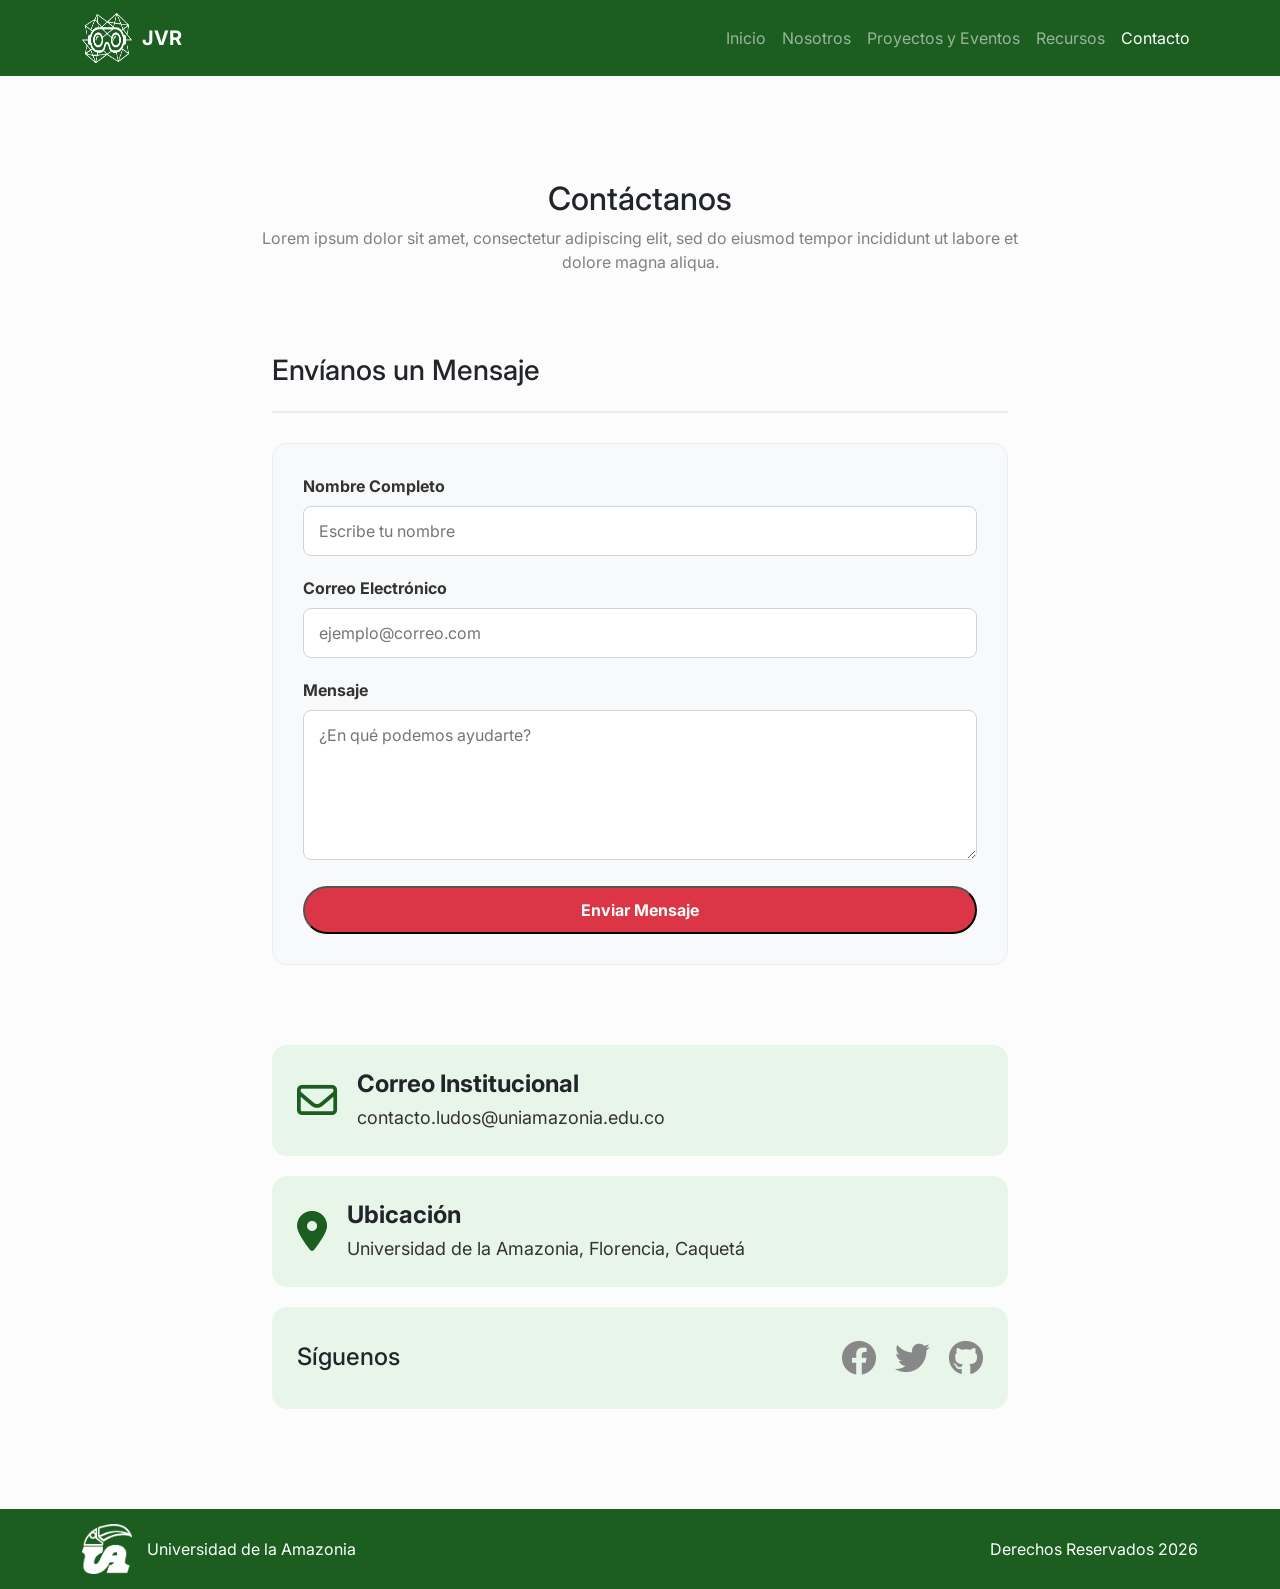
<file: contacto.html>
<!DOCTYPE html>
<html lang="es">
<head>
    <meta charset="UTF-8">
    <meta name="viewport" content="width=device-width, initial-scale=1.0">
    <title>LUDOS | CONTACTO</title>
    <link href="https://fonts.googleapis.com/css2?family=Inter:wght@400;700&display=swap" rel="stylesheet">
    <link href="https://cdn.jsdelivr.net/npm/bootstrap@5.3.0/dist/css/bootstrap.min.css" rel="stylesheet">
    <link rel="stylesheet" href="https://cdnjs.cloudflare.com/ajax/libs/font-awesome/6.0.0/css/all.min.css">
    <link rel="stylesheet" href="./css/style.css">
</head>
<body>

    <header>
        <nav class="navbar navbar-expand-lg navbar-dark nav-ludos fixed-top">
            <div class="container">
                <a class="navbar-brand contenedor-logo" href="index.html">
                    <img src="./assets/img/logo/LOGO_1.png" alt="Logo" width="50" height="50">
                    <span class="texto-logo">JVR</span>
                </a>
                <button class="navbar-toggler" type="button" data-bs-toggle="collapse" data-bs-target="#menuPrincipal" aria-label="Abrir menú de navegación">
                    <span class="navbar-toggler-icon"></span>
                </button>
                <div class="collapse navbar-collapse" id="menuPrincipal">
                    <ul class="navbar-nav menu-derecha">
                        <li class="nav-item"><a class="nav-link" href="index.html">Inicio</a></li>
                        <li class="nav-item"><a class="nav-link" href="nosotros.html">Nosotros</a></li>
                        <li class="nav-item"><a class="nav-link" href="proyectos.html">Proyectos y Eventos</a></li>
                        <li class="nav-item"><a class="nav-link" href="recursos.html">Recursos</a></li>
                        <li class="nav-item"><a class="nav-link active" href="contacto.html">Contacto</a></li>
                    </ul>
                </div>
            </div>
        </nav>
    </header>

    <main class="espaciado-menu">

        <section class="container encabezado-centrado seccion-margen">
            <h2>Contáctanos</h2>
            <p class="texto-descriptivo">Lorem ipsum dolor sit amet, consectetur adipiscing elit, sed do eiusmod tempor incididunt ut labore et dolore magna aliqua.</p>
        </section>

        <section class="container seccion-margen">
            <div class="row fila-centrada"> 
                <div class="col-md-8">
                    <div class="encabezado-seccion">
                        <h3>Envíanos un Mensaje</h3>
                    </div>

                    <div class="caja-formulario">
                        <form id="formularioContacto" onsubmit="validarFormulario(event)">
                            
                            <div class="grupo-campo">
                                <label for="nombre">Nombre Completo</label>
                                <input type="text" id="nombre" class="campo-texto" placeholder="Escribe tu nombre" required>
                            </div>

                            <div class="grupo-campo">
                                <label for="correo">Correo Electrónico</label>
                                <input type="email" id="correo" class="campo-texto" placeholder="ejemplo@correo.com" required>
                            </div>

                            <div class="grupo-campo">
                                <label for="mensaje">Mensaje</label>
                                <textarea id="mensaje" class="campo-texto area-mensaje" placeholder="¿En qué podemos ayudarte?" required></textarea>
                            </div>

                            <div id="mensajeError" class="mensaje-error">Por favor, completa todos los campos correctamente.</div>

                            <button type="submit" class="boton-rojo boton-evento boton-ancho-completo">Enviar Mensaje</button>
                        </form>
                    </div>
                </div>
            </div>
        </section>

        <section class="container seccion-margen">
            <div class="row fila-centrada">
                <div class="col-md-8">
                    
                    <div class="tarjeta-info-contacto">
                        <i class="far fa-envelope icono-contacto"></i>
                        <div class="texto-info-contacto">
                            <h4>Correo Institucional</h4>
                            <p>contacto.ludos@uniamazonia.edu.co</p>
                        </div>
                    </div>

                    <div class="tarjeta-info-contacto">
                        <i class="fas fa-map-marker-alt icono-contacto"></i>
                        <div class="texto-info-contacto">
                            <h4>Ubicación</h4>
                            <p>Universidad de la Amazonia, Florencia, Caquetá</p>
                        </div>
                    </div>

                    <div class="tarjeta-info-contacto tarjeta-redes">
                        <h4 class="titulo-redes">Síguenos</h4>
                        <div class="redes-iconos">
                            <a href="#"><i class="fab fa-facebook"></i></a>
                            <a href="#"><i class="fab fa-twitter"></i></a>
                            <a href="#"><i class="fab fa-github"></i></a>
                        </div>
                    </div>

                </div>
            </div>
        </section>

    </main>
    
    <footer class="footer-verde text-white">
        <div class="container footer-contenido">
            <div class="footer-logo-texto">
                <img src="./assets/img/logo/uniamazonia.png" alt="Logo Uniamazonia" height="50" class="logo-footer">
                <span>Universidad de la Amazonia</span>
            </div>
            <span>Derechos Reservados 2026</span>
        </div>
    </footer>

    <script src="https://cdn.jsdelivr.net/npm/bootstrap@5.3.0/dist/js/bootstrap.bundle.min.js"></script>
    <script src="./js/main.js"></script>
</body>
</html>
</file>
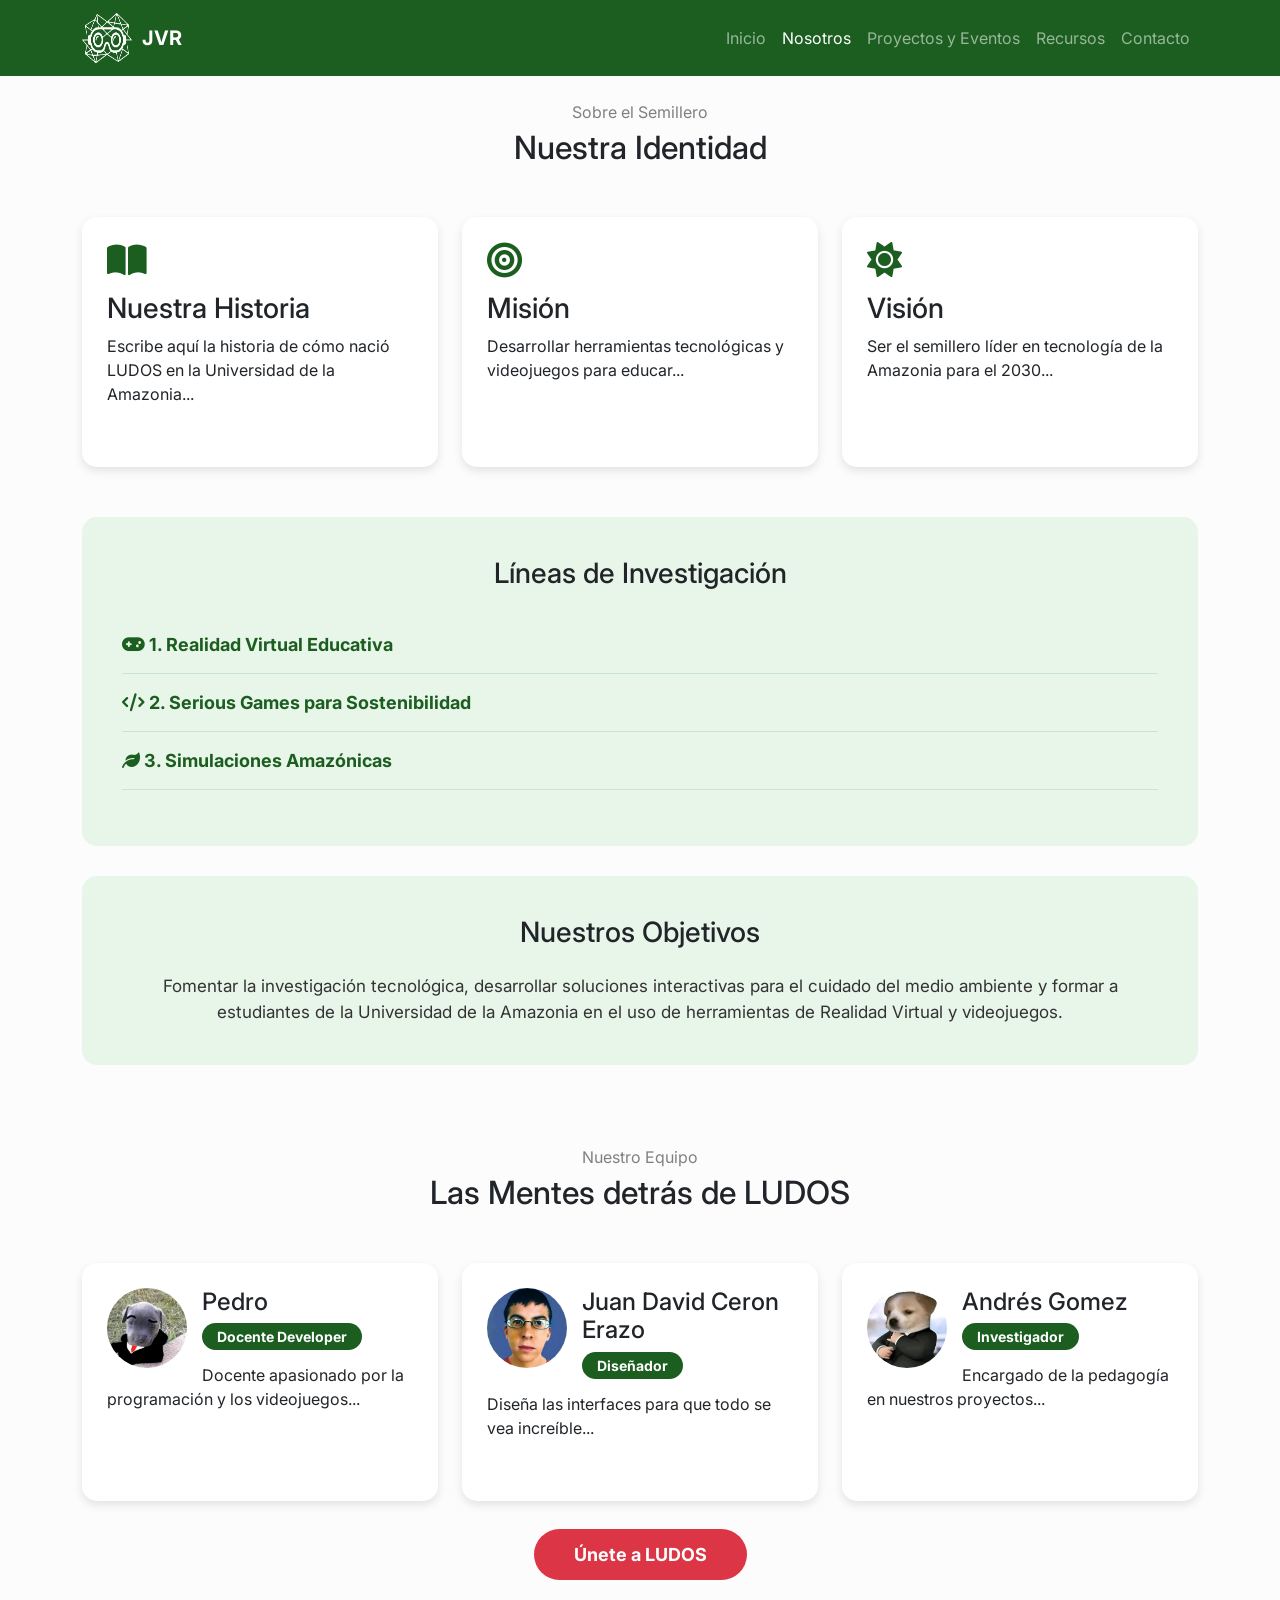
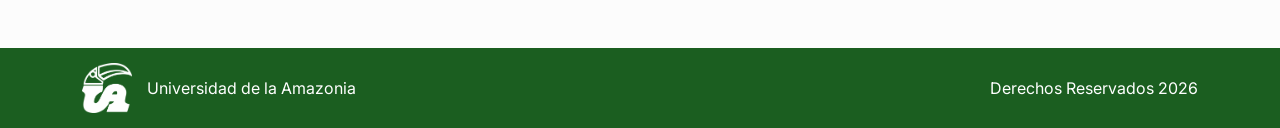
<file: nosotros.html>
<!DOCTYPE html>
<html lang="es">
<head>
    <meta charset="UTF-8">
    <meta name="viewport" content="width=device-width, initial-scale=1.0">
    <title>LUDOS | NOSOTROS</title> 
    <link href="https://fonts.googleapis.com/css2?family=Inter:wght@400;700&display=swap" rel="stylesheet">
    <link href="https://cdn.jsdelivr.net/npm/bootstrap@5.3.0/dist/css/bootstrap.min.css" rel="stylesheet">
    <link rel="stylesheet" href="https://cdnjs.cloudflare.com/ajax/libs/animate.css/4.1.1/animate.min.css"/>
    <link rel="stylesheet" href="https://cdnjs.cloudflare.com/ajax/libs/font-awesome/6.0.0/css/all.min.css">
    <link rel="stylesheet" href="./css/style.css">
</head>
<body>
    
    <header>
        <nav class="navbar navbar-expand-lg navbar-dark nav-ludos fixed-top">
            <div class="container">
                <a class="navbar-brand contenedor-logo" href="index.html">
                    <img src="./assets/img/logo/LOGO_1.png" alt="Logo" width="50" height="50">
                    <span class="texto-logo">JVR</span>
                </a>
                <button class="navbar-toggler" type="button" data-bs-toggle="collapse" data-bs-target="#menuPrincipal" aria-label="Abrir menú de navegación">
                    <span class="navbar-toggler-icon"></span>
                </button>
                <div class="collapse navbar-collapse" id="menuPrincipal">
                    <ul class="navbar-nav menu-derecha">
                        <li class="nav-item"><a class="nav-link" href="index.html">Inicio</a></li>
                        <li class="nav-item"><a class="nav-link active" href="nosotros.html">Nosotros</a></li>
                        <li class="nav-item"><a class="nav-link" href="proyectos.html">Proyectos y Eventos</a></li>
                        <li class="nav-item"><a class="nav-link" href="recursos.html">Recursos</a></li>
                        <li class="nav-item"><a class="nav-link" href="contacto.html">Contacto</a></li>
                    </ul>
                </div>
            </div>
        </nav>
    </header>

    <main class="espaciado-menu"> 
    
        <section class="container">
            <div class="encabezado-centrado">
                <span class="subtitulo-seccion">Sobre el Semillero</span>
                <h2>Nuestra Identidad</h2>
            </div>

            <div class="row">
                <div class="col-md-4">
                    <div class="tarjeta-blanca">
                        <i class="fas fa-book-open icono-verde"></i>
                        <h3>Nuestra Historia</h3>
                        <p>Escribe aquí la historia de cómo nació LUDOS en la Universidad de la Amazonia...</p>
                    </div>
                </div>

                <div class="col-md-4">
                    <div class="tarjeta-blanca">
                        <i class="fas fa-bullseye icono-verde"></i>
                        <h3>Misión</h3>
                        <p>Desarrollar herramientas tecnológicas y videojuegos para educar...</p>
                    </div>
                </div>

                <div class="col-md-4">
                    <div class="tarjeta-blanca">
                        <i class="fas fa-sun icono-verde"></i>
                        <h3>Visión</h3>
                        <p>Ser el semillero líder en tecnología de la Amazonia para el 2030...</p>
                    </div>
                </div>
            </div>

            <div class="caja-verde">
                <h3 class="titulo-caja-verde">Líneas de Investigación</h3>
                <ul class="lista-investigacion">
                    <li><i class="fas fa-gamepad"></i> 1. Realidad Virtual Educativa</li>
                    <li><i class="fas fa-code"></i> 2. Serious Games para Sostenibilidad</li>
                    <li><i class="fas fa-leaf"></i> 3. Simulaciones Amazónicas</li>
                </ul>
            </div>

            <div class="caja-verde caja-objetivos">
                <h3 class="titulo-caja-verde">Nuestros Objetivos</h3>
                <p class="texto-objetivos">
                    Fomentar la investigación tecnológica, desarrollar soluciones interactivas para el cuidado del medio ambiente y formar a estudiantes de la Universidad de la Amazonia en el uso de herramientas de Realidad Virtual y videojuegos.
                </p>
            </div>
        </section>

        <section class="container seccion-margen">
            
            <div class="encabezado-centrado">
                <span class="subtitulo-seccion">Nuestro Equipo</span>
                <h2>Las Mentes detrás de LUDOS</h2>
            </div>

            <div class="row">
                <div class="col-md-4">
                    <div class="tarjeta-blanca tarjeta-animada">
                        <img src="./assets/img/team/pedro.png" alt="Pedro" class="foto-perfil">
                        <h4>Pedro</h4>
                        <span class="etiqueta-cargo">Docente Developer</span>
                        <p class="descripcion-perfil">Docente apasionado por la programación y los videojuegos...</p>
                    </div>
                </div>

                <div class="col-md-4">
                    <div class="tarjeta-blanca tarjeta-animada">
                        <img src="./assets/img/team/juan.png" alt="Juan" class="foto-perfil">
                        <h4>Juan David Ceron Erazo</h4>
                        <span class="etiqueta-cargo">Diseñador</span>
                        <p class="descripcion-perfil">Diseña las interfaces para que todo se vea increíble...</p>
                    </div>
                </div>

                <div class="col-md-4">
                    <div class="tarjeta-blanca tarjeta-animada">
                        <img src="./assets/img/team/andres.png" alt="Andrés" class="foto-perfil">
                        <h4>Andrés Gomez</h4>
                        <span class="etiqueta-cargo">Investigador</span>
                        <p class="descripcion-perfil">Encargado de la pedagogía en nuestros proyectos...</p>
                    </div>
                </div>
            </div>

            <div class="contenedor-boton-centro">
                <a href="contacto.html" class="boton-rojo">Únete a LUDOS</a>
            </div>

        </section>
    </main>

    <footer class="footer-verde text-white">
        <div class="container footer-contenido">
            <div class="footer-logo-texto">
                <img src="./assets/img/logo/uniamazonia.png" alt="Logo Uniamazonia" height="50" class="logo-footer">
                <span>Universidad de la Amazonia</span>
            </div>
            <span>Derechos Reservados 2026</span>
        </div>
    </footer>

    <script src="https://cdn.jsdelivr.net/npm/bootstrap@5.3.0/dist/js/bootstrap.bundle.min.js"></script>
    <script src="./js/main.js"></script>
</body>
</html>
</file>
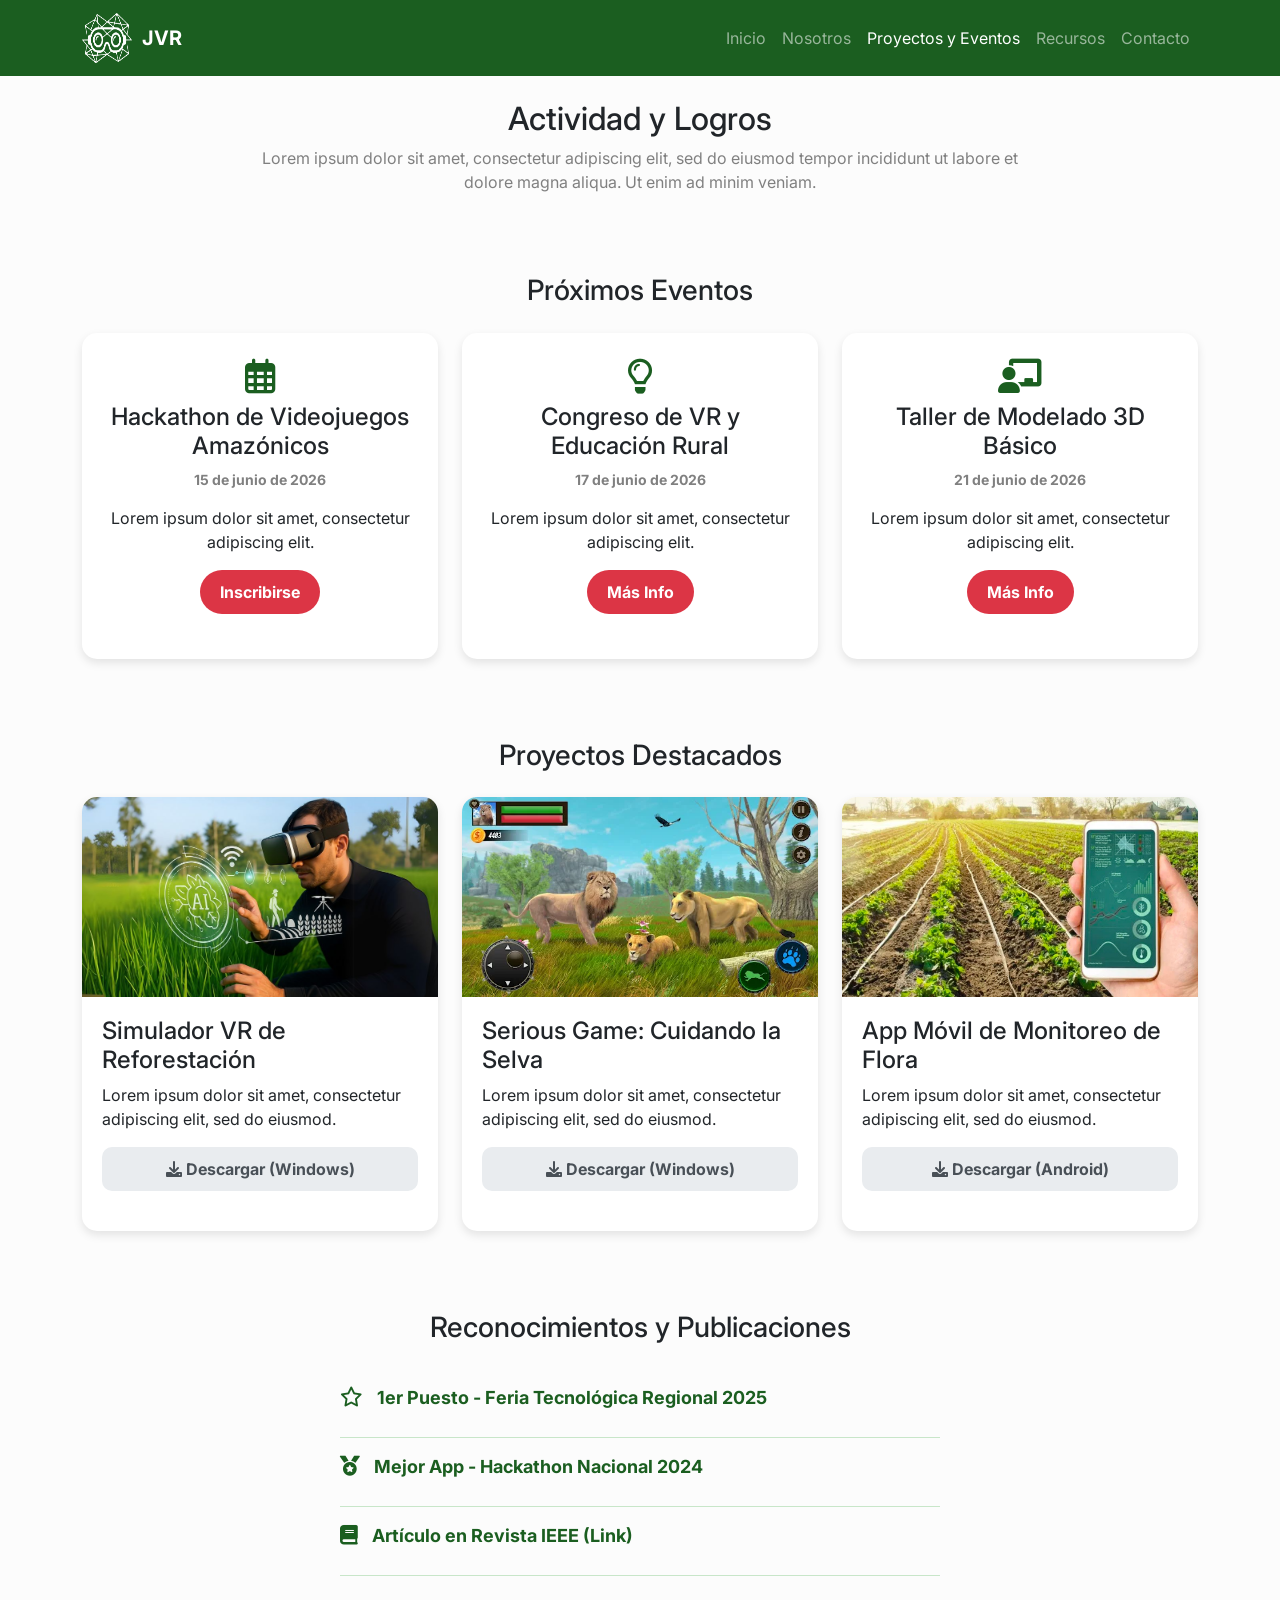
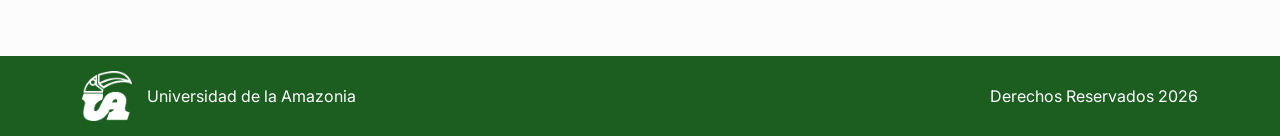
<file: proyectos.html>
<!DOCTYPE html>
<html lang="es">
<head>
    <meta charset="UTF-8">
    <meta name="viewport" content="width=device-width, initial-scale=1.0">
    <title>LUDOS | PROYECTOS Y EVENTOS</title>
    <link href="https://fonts.googleapis.com/css2?family=Inter:wght@400;700&display=swap" rel="stylesheet">
    <link href="https://cdn.jsdelivr.net/npm/bootstrap@5.3.0/dist/css/bootstrap.min.css" rel="stylesheet">
    <link rel="stylesheet" href="https://cdnjs.cloudflare.com/ajax/libs/animate.css/4.1.1/animate.min.css"/>
    <link rel="stylesheet" href="https://cdnjs.cloudflare.com/ajax/libs/font-awesome/6.0.0/css/all.min.css">
    <link rel="stylesheet" href="./css/style.css">
</head>
<body>
    
    <header>
        <nav class="navbar navbar-expand-lg navbar-dark nav-ludos fixed-top">
            <div class="container">
                <a class="navbar-brand contenedor-logo" href="index.html">
                    <img src="./assets/img/logo/LOGO_1.png" alt="Logo" width="50" height="50">
                    <span class="texto-logo">JVR</span>
                </a>
                <button class="navbar-toggler" type="button" data-bs-toggle="collapse" data-bs-target="#menuPrincipal" aria-label="Abrir menú de navegación">
                    <span class="navbar-toggler-icon"></span>
                </button>
                <div class="collapse navbar-collapse" id="menuPrincipal">
                    <ul class="navbar-nav menu-derecha">
                        <li class="nav-item"><a class="nav-link" href="index.html">Inicio</a></li>
                        <li class="nav-item"><a class="nav-link" href="nosotros.html">Nosotros</a></li>
                        <li class="nav-item"><a class="nav-link active" href="proyectos.html">Proyectos y Eventos</a></li>
                        <li class="nav-item"><a class="nav-link" href="recursos.html">Recursos</a></li>
                        <li class="nav-item"><a class="nav-link" href="contacto.html">Contacto</a></li>
                    </ul>
                </div>
            </div>
        </nav>
    </header>

    <main class="espaciado-menu">
        
        <section class="container encabezado-centrado">
            <h2>Actividad y Logros</h2>
            <p class="texto-descriptivo">Lorem ipsum dolor sit amet, consectetur adipiscing elit, sed do eiusmod tempor incididunt ut labore et dolore magna aliqua. Ut enim ad minim veniam.</p>
        </section>

        <section class="container seccion-margen">
            <h3 class="titulo-seccion">Próximos Eventos</h3>
            <div class="row">
                <div class="col-md-4">
                    <div class="tarjeta-blanca tarjeta-centrada">
                        <i class="far fa-calendar-alt icono-verde icono-margen-inferior"></i>
                        <h4>Hackathon de Videojuegos Amazónicos</h4>
                        <p class="fecha-evento">15 de junio de 2026</p>
                        <p>Lorem ipsum dolor sit amet, consectetur adipiscing elit.</p>
                        <a href="#" class="boton-rojo boton-evento">Inscribirse</a>
                    </div>
                </div>
                <div class="col-md-4">
                    <div class="tarjeta-blanca tarjeta-centrada">
                        <i class="far fa-lightbulb icono-verde icono-margen-inferior"></i>
                        <h4>Congreso de VR y Educación Rural</h4>
                        <p class="fecha-evento">17 de junio de 2026</p>
                        <p>Lorem ipsum dolor sit amet, consectetur adipiscing elit.</p>
                        <a href="#" class="boton-rojo boton-evento">Más Info</a>
                    </div>
                </div>
                <div class="col-md-4">
                    <div class="tarjeta-blanca tarjeta-centrada">
                        <i class="fas fa-chalkboard-teacher icono-verde icono-margen-inferior"></i>
                        <h4>Taller de Modelado 3D Básico</h4>
                        <p class="fecha-evento">21 de junio de 2026</p>
                        <p>Lorem ipsum dolor sit amet, consectetur adipiscing elit.</p>
                        <a href="#" class="boton-rojo boton-evento">Más Info</a>
                    </div>
                </div>
            </div>
        </section>

        <section class="container seccion-margen">
            <h3 class="titulo-seccion">Proyectos Destacados</h3>
            <div class="row">
                <div class="col-md-4">
                    <div class="tarjeta-proyecto">
                        <img src="./assets/img/proyectos/proyec1.jpg" alt="Simulador VR" class="imagen-proyecto">
                        <div class="contenido-proyecto">
                            <h4>Simulador VR de Reforestación</h4>
                            <p>Lorem ipsum dolor sit amet, consectetur adipiscing elit, sed do eiusmod.</p>
                            <a href="#" class="boton-gris"><i class="fas fa-download"></i> Descargar (Windows)</a>
                        </div>
                    </div>
                </div>
                <div class="col-md-4">
                    <div class="tarjeta-proyecto">
                        <img src="./assets/img/proyectos/proyec2.jpg" alt="Serious Game" class="imagen-proyecto">
                        <div class="contenido-proyecto">
                            <h4>Serious Game: Cuidando la Selva</h4>
                            <p>Lorem ipsum dolor sit amet, consectetur adipiscing elit, sed do eiusmod.</p>
                            <a href="#" class="boton-gris"><i class="fas fa-download"></i> Descargar (Windows)</a>
                        </div>
                    </div>
                </div>
                <div class="col-md-4">
                    <div class="tarjeta-proyecto">
                        <img src="./assets/img/proyectos/proyec3.png" alt="App Flora" class="imagen-proyecto">
                        <div class="contenido-proyecto">
                            <h4>App Móvil de Monitoreo de Flora</h4>
                            <p>Lorem ipsum dolor sit amet, consectetur adipiscing elit, sed do eiusmod.</p>
                            <a href="#" class="boton-gris"><i class="fas fa-download"></i> Descargar (Android)</a>
                        </div>
                    </div>
                </div>
            </div>
        </section>

        <section class="container seccion-margen seccion-reconocimientos">
            <h3 class="titulo-seccion">Reconocimientos y Publicaciones</h3>
            <ul class="lista-investigacion contenedor-reconocimientos">
                 <li><i class="far fa-star icono-verde icono-reconocimiento"></i> 1er Puesto - Feria Tecnológica Regional 2025</li>
                 <li><i class="fas fa-medal icono-verde icono-reconocimiento"></i> Mejor App - Hackathon Nacional 2024</li>
                 <li><i class="fas fa-book icono-verde icono-reconocimiento"></i> Artículo en Revista IEEE <a href="#" class="enlace-verde">(Link)</a></li>
            </ul>
        </section>
    </main>

    <footer class="footer-verde text-white">
        <div class="container footer-contenido">
            <div class="footer-logo-texto">
                <img src="./assets/img/logo/uniamazonia.png" alt="Logo Uniamazonia" height="50" class="logo-footer">
                <span>Universidad de la Amazonia</span>
            </div>
            <span>Derechos Reservados 2026</span>
        </div>
    </footer>

    <script src="https://cdn.jsdelivr.net/npm/bootstrap@5.3.0/dist/js/bootstrap.bundle.min.js"></script>
    <script src="./js/main.js"></script>
</body>
</html>
</file>
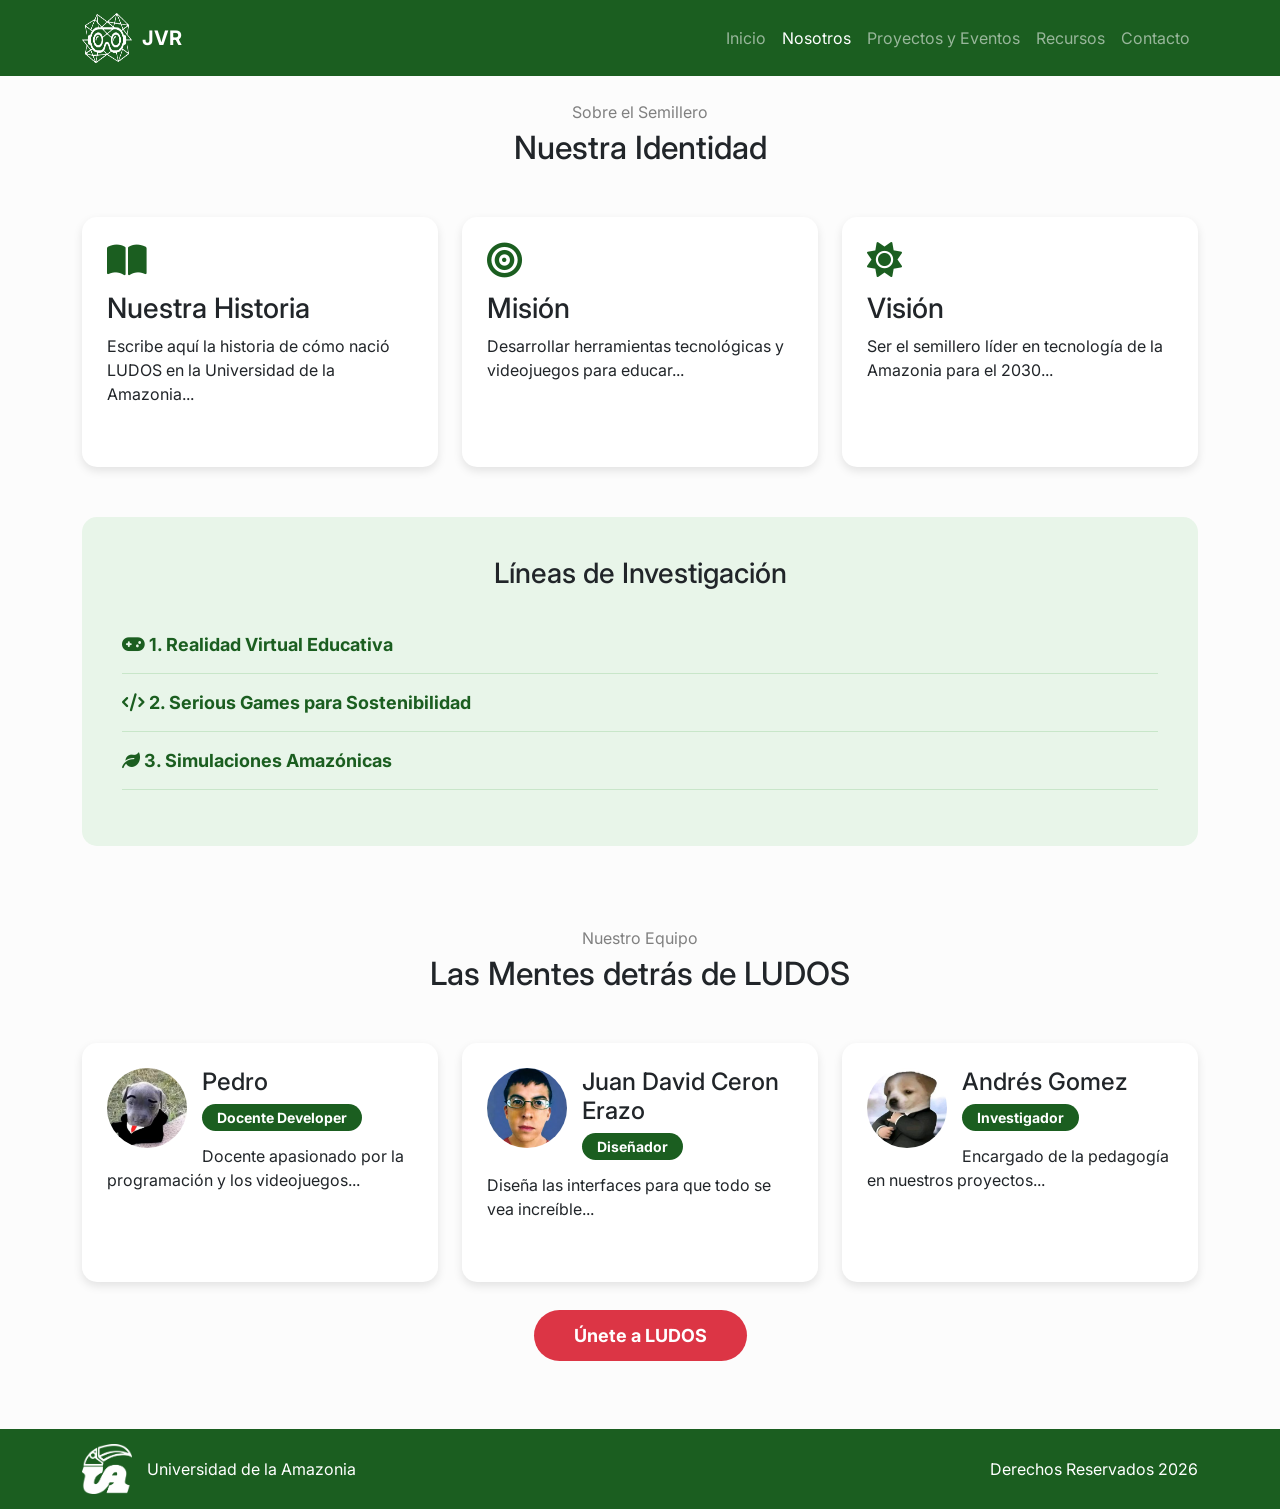
<file: Semillero-ludos/nosotros.html>
<!DOCTYPE html>
<html lang="es">
<head>
    <meta charset="UTF-8">
    <meta name="viewport" content="width=device-width, initial-scale=1.0">
    <title>LUDOS | NOSOTROS</title> 
    <link href="https://fonts.googleapis.com/css2?family=Inter:wght@400;700&display=swap" rel="stylesheet">
    <link href="https://cdn.jsdelivr.net/npm/bootstrap@5.3.0/dist/css/bootstrap.min.css" rel="stylesheet">
    <link rel="stylesheet" href="https://cdnjs.cloudflare.com/ajax/libs/font-awesome/6.0.0/css/all.min.css">
    <link rel="stylesheet" href="./css/style.css">
</head>
<body>
    
    <header>
        <nav class="navbar navbar-expand-lg navbar-dark nav-ludos fixed-top">
            <div class="container">
                <a class="navbar-brand contenedor-logo" href="index.html">
                    <img src="./assets/img/logo/LOGO_1.png" alt="Logo" width="50" height="50">
                    <span class="texto-logo">JVR</span>
                </a>
                <button class="navbar-toggler" type="button" data-bs-toggle="collapse" data-bs-target="#menuPrincipal" aria-label="Abrir menú de navegación">
                    <span class="navbar-toggler-icon"></span>
                </button>
                <div class="collapse navbar-collapse" id="menuPrincipal">
                    <ul class="navbar-nav menu-derecha">
                        <li class="nav-item"><a class="nav-link" href="index.html">Inicio</a></li>
                        <li class="nav-item"><a class="nav-link active" href="nosotros.html">Nosotros</a></li>
                        <li class="nav-item"><a class="nav-link" href="proyectos.html">Proyectos y Eventos</a></li>
                        <li class="nav-item"><a class="nav-link" href="recursos.html">Recursos</a></li>
                        <li class="nav-item"><a class="nav-link" href="contacto.html">Contacto</a></li>
                    </ul>
                </div>
            </div>
        </nav>
    </header>

    <main class="espaciado-menu"> 
    
        <section class="container">
            <div class="encabezado-centrado">
                <span class="subtitulo-seccion">Sobre el Semillero</span>
                <h2>Nuestra Identidad</h2>
            </div>

            <div class="row">
                <div class="col-md-4">
                    <div class="tarjeta-blanca">
                        <i class="fas fa-book-open icono-verde"></i>
                        <h3>Nuestra Historia</h3>
                        <p>Escribe aquí la historia de cómo nació LUDOS en la Universidad de la Amazonia...</p>
                    </div>
                </div>

                <div class="col-md-4">
                    <div class="tarjeta-blanca">
                        <i class="fas fa-bullseye icono-verde"></i>
                        <h3>Misión</h3>
                        <p>Desarrollar herramientas tecnológicas y videojuegos para educar...</p>
                    </div>
                </div>

                <div class="col-md-4">
                    <div class="tarjeta-blanca">
                        <i class="fas fa-sun icono-verde"></i>
                        <h3>Visión</h3>
                        <p>Ser el semillero líder en tecnología de la Amazonia para el 2030...</p>
                    </div>
                </div>
            </div>

            <div class="caja-verde">
                <h3 class="titulo-caja-verde">Líneas de Investigación</h3>
                <ul class="lista-investigacion">
                    <li><i class="fas fa-gamepad"></i> 1. Realidad Virtual Educativa</li>
                    <li><i class="fas fa-code"></i> 2. Serious Games para Sostenibilidad</li>
                    <li><i class="fas fa-leaf"></i> 3. Simulaciones Amazónicas</li>
                </ul>
            </div>
        </section>

        <section class="container seccion-margen">
            
            <div class="encabezado-centrado">
                <span class="subtitulo-seccion">Nuestro Equipo</span>
                <h2>Las Mentes detrás de LUDOS</h2>
            </div>

            <div class="row">
                <div class="col-md-4">
                    <div class="tarjeta-blanca">
                        <img src="./assets/img/team/pedro.png" alt="Pedro" class="foto-perfil">
                        <h4>Pedro</h4>
                        <span class="etiqueta-cargo">Docente Developer</span>
                        <p class="descripcion-perfil">Docente apasionado por la programación y los videojuegos...</p>
                    </div>
                </div>

                <div class="col-md-4">
                    <div class="tarjeta-blanca">
                        <img src="./assets/img/team/juan.png" alt="Juan" class="foto-perfil">
                        <h4>Juan David Ceron Erazo</h4>
                        <span class="etiqueta-cargo">Diseñador</span>
                        <p class="descripcion-perfil">Diseña las interfaces para que todo se vea increíble...</p>
                    </div>
                </div>

                <div class="col-md-4">
                    <div class="tarjeta-blanca">
                        <img src="./assets/img/team/andres.png" alt="Andrés" class="foto-perfil">
                        <h4>Andrés Gomez</h4>
                        <span class="etiqueta-cargo">Investigador</span>
                        <p class="descripcion-perfil">Encargado de la pedagogía en nuestros proyectos...</p>
                    </div>
                </div>
            </div>

            <div class="contenedor-boton-centro">
                <a href="contacto.html" class="boton-rojo">Únete a LUDOS</a>
            </div>

        </section>
    </main>

    <footer class="footer-verde text-white">
        <div class="container footer-contenido">
            <div class="footer-logo-texto">
                <img src="./assets/img/logo/uniamazonia.png" alt="Logo Uniamazonia" height="50" class="logo-footer">
                <span>Universidad de la Amazonia</span>
            </div>
            <span>Derechos Reservados 2026</span>
        </div>
    </footer>

    <script src="https://cdn.jsdelivr.net/npm/bootstrap@5.3.0/dist/js/bootstrap.bundle.min.js"></script>
    <script src="./js/main.js"></script>
</body>
</html>
</file>
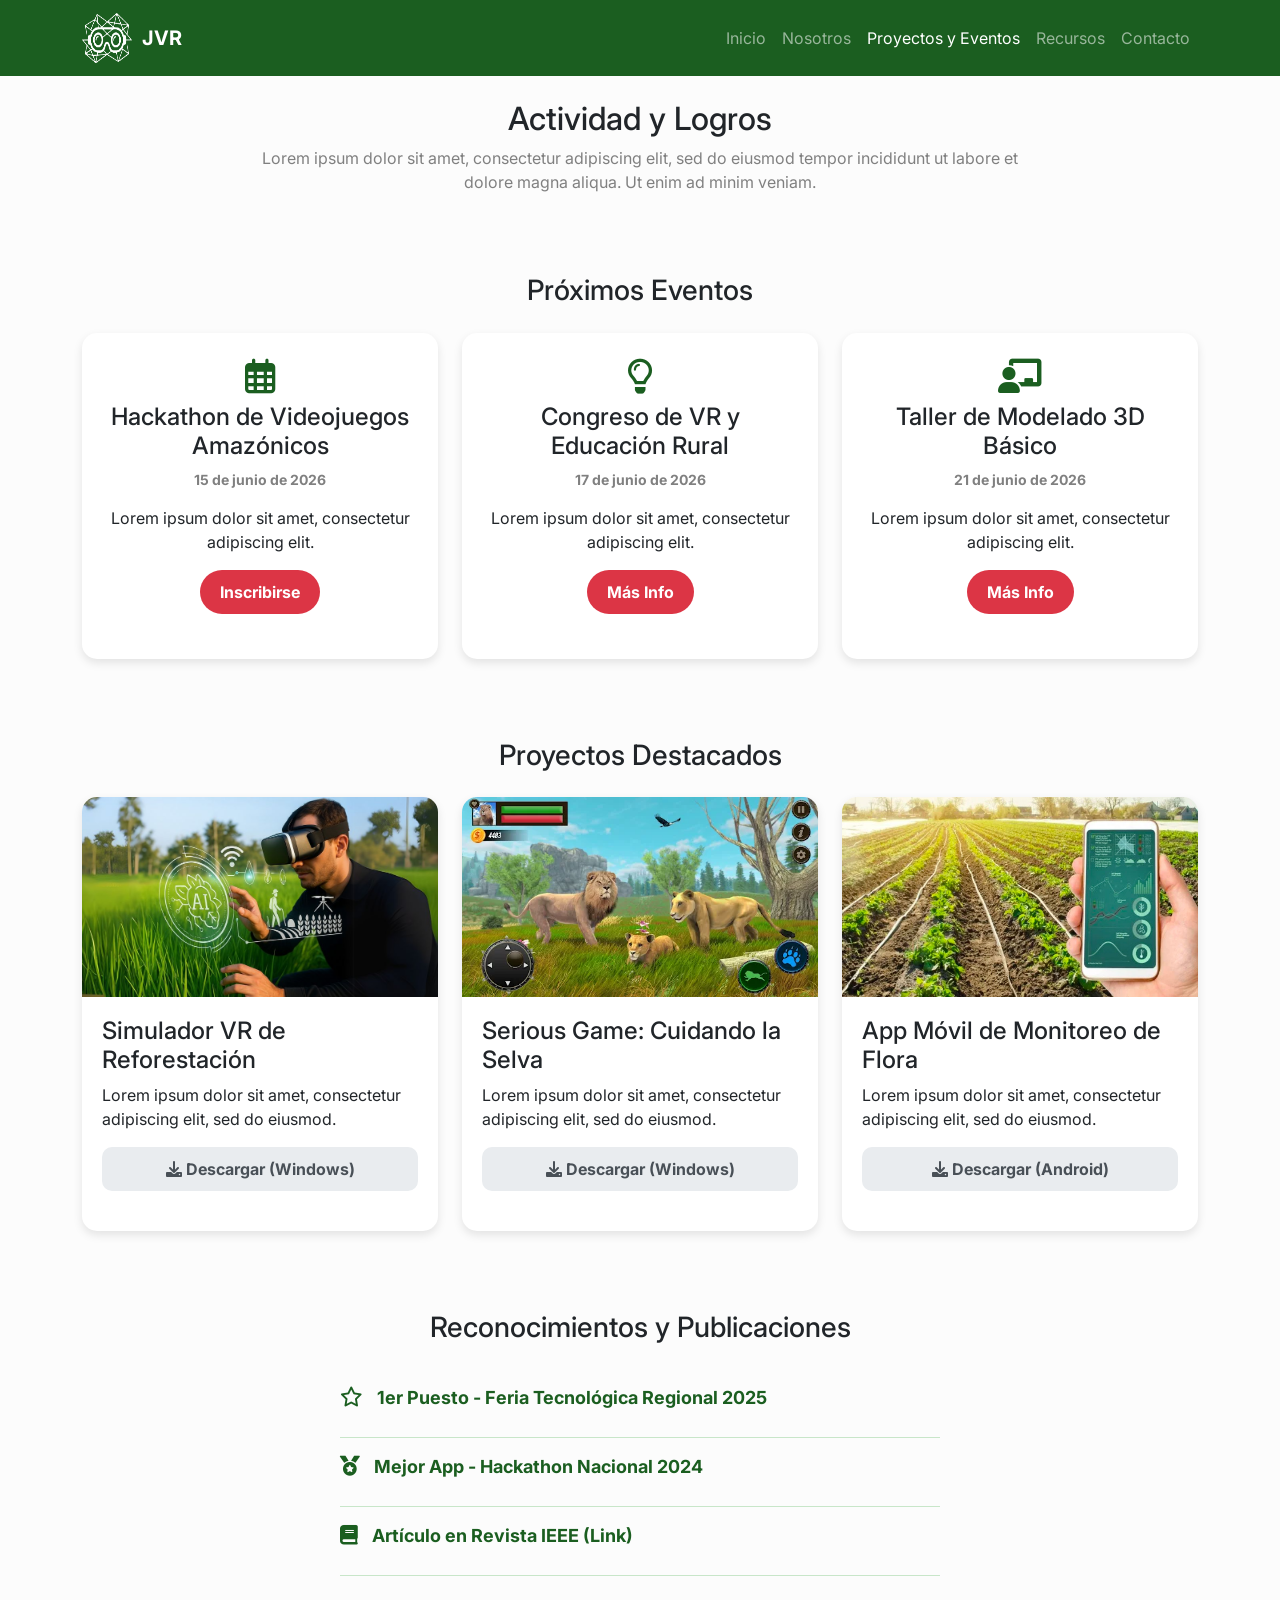
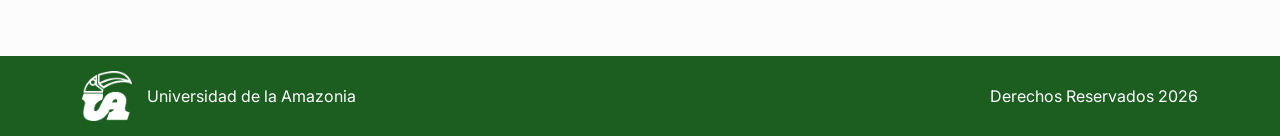
<file: Semillero-ludos/proyectos.html>
<!DOCTYPE html>
<html lang="es">
<head>
    <meta charset="UTF-8">
    <meta name="viewport" content="width=device-width, initial-scale=1.0">
    <title>LUDOS | PROYECTOS Y EVENTOS</title>
    <link href="https://fonts.googleapis.com/css2?family=Inter:wght@400;700&display=swap" rel="stylesheet">
    <link href="https://cdn.jsdelivr.net/npm/bootstrap@5.3.0/dist/css/bootstrap.min.css" rel="stylesheet">
    <link rel="stylesheet" href="https://cdnjs.cloudflare.com/ajax/libs/font-awesome/6.0.0/css/all.min.css">
    <link rel="stylesheet" href="./css/style.css">
</head>
<body>
    
    <header>
        <nav class="navbar navbar-expand-lg navbar-dark nav-ludos fixed-top">
            <div class="container">
                <a class="navbar-brand contenedor-logo" href="index.html">
                    <img src="./assets/img/logo/LOGO_1.png" alt="Logo" width="50" height="50">
                    <span class="texto-logo">JVR</span>
                </a>
                <button class="navbar-toggler" type="button" data-bs-toggle="collapse" data-bs-target="#menuPrincipal" aria-label="Abrir menú de navegación">
                    <span class="navbar-toggler-icon"></span>
                </button>
                <div class="collapse navbar-collapse" id="menuPrincipal">
                    <ul class="navbar-nav menu-derecha">
                        <li class="nav-item"><a class="nav-link" href="index.html">Inicio</a></li>
                        <li class="nav-item"><a class="nav-link" href="nosotros.html">Nosotros</a></li>
                        <li class="nav-item"><a class="nav-link active" href="proyectos.html">Proyectos y Eventos</a></li>
                        <li class="nav-item"><a class="nav-link" href="recursos.html">Recursos</a></li>
                        <li class="nav-item"><a class="nav-link" href="contacto.html">Contacto</a></li>
                    </ul>
                </div>
            </div>
        </nav>
    </header>

    <main class="espaciado-menu">
        
        <section class="container encabezado-centrado">
            <h2>Actividad y Logros</h2>
            <p class="texto-descriptivo">Lorem ipsum dolor sit amet, consectetur adipiscing elit, sed do eiusmod tempor incididunt ut labore et dolore magna aliqua. Ut enim ad minim veniam.</p>
        </section>

        <section class="container seccion-margen">
            <h3 class="titulo-seccion">Próximos Eventos</h3>
            <div class="row">
                <div class="col-md-4">
                    <div class="tarjeta-blanca tarjeta-centrada">
                        <i class="far fa-calendar-alt icono-verde icono-margen-inferior"></i>
                        <h4>Hackathon de Videojuegos Amazónicos</h4>
                        <p class="fecha-evento">15 de junio de 2026</p>
                        <p>Lorem ipsum dolor sit amet, consectetur adipiscing elit.</p>
                        <a href="#" class="boton-rojo boton-evento">Inscribirse</a>
                    </div>
                </div>
                <div class="col-md-4">
                    <div class="tarjeta-blanca tarjeta-centrada">
                        <i class="far fa-lightbulb icono-verde icono-margen-inferior"></i>
                        <h4>Congreso de VR y Educación Rural</h4>
                        <p class="fecha-evento">17 de junio de 2026</p>
                        <p>Lorem ipsum dolor sit amet, consectetur adipiscing elit.</p>
                        <a href="#" class="boton-rojo boton-evento">Más Info</a>
                    </div>
                </div>
                <div class="col-md-4">
                    <div class="tarjeta-blanca tarjeta-centrada">
                        <i class="fas fa-chalkboard-teacher icono-verde icono-margen-inferior"></i>
                        <h4>Taller de Modelado 3D Básico</h4>
                        <p class="fecha-evento">21 de junio de 2026</p>
                        <p>Lorem ipsum dolor sit amet, consectetur adipiscing elit.</p>
                        <a href="#" class="boton-rojo boton-evento">Más Info</a>
                    </div>
                </div>
            </div>
        </section>

        <section class="container seccion-margen">
            <h3 class="titulo-seccion">Proyectos Destacados</h3>
            <div class="row">
                <div class="col-md-4">
                    <div class="tarjeta-proyecto">
                        <img src="./assets/img/proyectos/proyec1.jpg" alt="Simulador VR" class="imagen-proyecto">
                        <div class="contenido-proyecto">
                            <h4>Simulador VR de Reforestación</h4>
                            <p>Lorem ipsum dolor sit amet, consectetur adipiscing elit, sed do eiusmod.</p>
                            <a href="#" class="boton-gris"><i class="fas fa-download"></i> Descargar (Windows)</a>
                        </div>
                    </div>
                </div>
                <div class="col-md-4">
                    <div class="tarjeta-proyecto">
                        <img src="./assets/img/proyectos/proyec2.jpg" alt="Serious Game" class="imagen-proyecto">
                        <div class="contenido-proyecto">
                            <h4>Serious Game: Cuidando la Selva</h4>
                            <p>Lorem ipsum dolor sit amet, consectetur adipiscing elit, sed do eiusmod.</p>
                            <a href="#" class="boton-gris"><i class="fas fa-download"></i> Descargar (Windows)</a>
                        </div>
                    </div>
                </div>
                <div class="col-md-4">
                    <div class="tarjeta-proyecto">
                        <img src="./assets/img/proyectos/proyec3.png" alt="App Flora" class="imagen-proyecto">
                        <div class="contenido-proyecto">
                            <h4>App Móvil de Monitoreo de Flora</h4>
                            <p>Lorem ipsum dolor sit amet, consectetur adipiscing elit, sed do eiusmod.</p>
                            <a href="#" class="boton-gris"><i class="fas fa-download"></i> Descargar (Android)</a>
                        </div>
                    </div>
                </div>
            </div>
        </section>

        <section class="container seccion-margen seccion-reconocimientos">
            <h3 class="titulo-seccion">Reconocimientos y Publicaciones</h3>
            <ul class="lista-investigacion contenedor-reconocimientos">
                 <li><i class="far fa-star icono-verde icono-reconocimiento"></i> 1er Puesto - Feria Tecnológica Regional 2025</li>
                 <li><i class="fas fa-medal icono-verde icono-reconocimiento"></i> Mejor App - Hackathon Nacional 2024</li>
                 <li><i class="fas fa-book icono-verde icono-reconocimiento"></i> Artículo en Revista IEEE <a href="#" class="enlace-verde">(Link)</a></li>
            </ul>
        </section>
    </main>

    <footer class="footer-verde text-white">
        <div class="container footer-contenido">
            <div class="footer-logo-texto">
                <img src="./assets/img/logo/uniamazonia.png" alt="Logo Uniamazonia" height="50" class="logo-footer">
                <span>Universidad de la Amazonia</span>
            </div>
            <span>Derechos Reservados 2026</span>
        </div>
    </footer>

    <script src="https://cdn.jsdelivr.net/npm/bootstrap@5.3.0/dist/js/bootstrap.bundle.min.js"></script>
    <script src="./js/main.js"></script>
</body>
</html>
</file>
<file: css/style.css>
/*ESTILOS GLOBALES*/
body {
    font-family: 'Inter', sans-serif;
    background-color: #fcfcfc; 
}

.nav-ludos {
    background-color: #1b5e20; 
}

/*ESTILOS DE LA BARRA DE NAVEGACIÓN Y FOOTER*/

.contenedor-logo {
    display: flex;
    align-items: center;
}

.texto-logo {
    font-weight: bold;
    margin-left: 10px;
}

.menu-derecha {
    margin-left: auto; 
}

/* ESTILOS PÁGINA INICIO */
/*fondo*/
.seccion-hero {
    display: flex; 
    align-items: center;
    background-image: linear-gradient(to right, rgba(0,0,0,0.2), rgba(0,0,0,0.7)), url('../assets/img/hero/fondo.png');
    background-size: cover;
    background-position: center top;
    min-height: 100vh; 
    padding-top: 80px; 
}

.fila-hero {
    justify-content: flex-end; 
    text-align: right; 
}

.contenido-hero {
    color: white;
    margin-top: 50px;
}

.titulo-principal {
    font-size: 3.5rem; 
    font-weight: bold;
    margin-bottom: 20px;
}

.subtitulo-principal {
    font-size: 1.25rem;
    margin-bottom: 30px;
}
/*resumen*/
.seccion-resumen {
    margin-top: 80px;
    margin-bottom: 80px;
}

.encabezado-centrado {
    text-align: center;
    margin-bottom: 50px;
}

.fila-alineada-centro {
    display: flex;
    align-items: center;
    margin-bottom: 50px;
}

.contenedor-imagen-resumen {
    text-align: center;
}

.imagen-resumen {
    max-width: 180px; 
}

.fila-tarjetas {
    margin-bottom: 30px;
}

.icono-derecha {
    float: right; 
}

.contenedor-enlace-final {
    text-align: center;
    margin-top: 30px;
}
.linea-roja {
    width: 200px;
    margin: 20px auto; 
    border: 2px solid #dc3545; 
    opacity: 1;
}

.enlace-verde {
    color: #1b5e20;
    font-weight: bold;
    text-decoration: none; 
    font-size: 18px;
}

.enlace-verde:hover {
    text-decoration: underline; 
}

/* ESTILOS PÁGINA NOSOTROS */
.espaciado-menu {
    padding-top: 100px;
}

.tarjeta-blanca {
    background-color: white;
    border-radius: 15px;
    padding: 25px; 
    box-shadow: 0px 4px 10px rgba(0, 0, 0, 0.1); 
    margin-bottom: 20px;
    height: 100%; 
}
.subtitulo-seccion {
    color: gray;
    display: block; /* Asegura que el título principal baje a la siguiente línea */
    margin-bottom: 5px;
}



.icono-verde {
    color: #1b5e20;
    font-size: 35px;
    margin-bottom: 15px;
}

.caja-verde {
    background-color: #e8f5e9; 
    border-radius: 15px;
    padding: 40px;
    margin-top: 50px;
}

.titulo-caja-verde {
    text-align: center;
    margin-bottom: 25px;
}

.lista-investigacion {
    list-style: none;
    padding: 0;
}

.lista-investigacion li {
    font-size: 18px;
    font-weight: bold;
    color: #1b5e20;
    padding: 15px 0;
    border-bottom: 1px solid #c8e6c9; 
}
.caja-objetivos {
    margin-top: 30px;
}

.texto-objetivos {
    text-align: center;
    color: #333;
    font-size: 17px;
    margin-bottom: 0; 
}

/*equpo*/

.seccion-margen {
    margin-top: 80px;
    margin-bottom: 80px;
}

.descripcion-perfil {
    margin-top: 15px;
}

.foto-perfil {
    width: 80px;
    height: 80px;
    border-radius: 50%; 
    object-fit: cover; 
    float: left; 
    margin-right: 15px;
}

.etiqueta-cargo {
    background-color: #1b5e20;
    color: white;
    padding: 5px 15px;
    border-radius: 20px;
    font-size: 14px;
    font-weight: bold;
}

.boton-rojo {
    background-color: #dc3545;
    color: white;
    padding: 15px 40px;
    border-radius: 30px;
    text-decoration: none; 
    font-weight: bold;
    font-size: 18px;
}

.boton-rojo:hover {
    background-color: #b02a37;
    color: white;
}

.contenedor-boton-centro {
    text-align: center;
    margin-top: 40px;
}

/*ESTILOS PÁGINA PROYECTOS Y EVENTOS*/
.texto-descriptivo {
    color: gray;
    max-width: 800px;
    margin: 0 auto;
}

.fecha-evento {
    color: gray;
    font-weight: bold;
    font-size: 14px;
}

.tarjeta-centrada {
    text-align: center;
}
.icono-margen-inferior {
    margin-bottom: 10px;
}
.titulo-seccion {
    margin-bottom: 25px;
    text-align: center; 
}
.boton-evento {
    padding: 10px 20px;
    display: inline-block;
    font-size: 16px;
}
.seccion-reconocimientos {
    text-align: center;
}
.contenedor-reconocimientos {
    max-width: 600px;
    margin: 0 auto;
    text-align: left;
}

.icono-reconocimiento {
    font-size: 20px;
    margin-right: 10px;
}

.tarjeta-proyecto {
    background-color: white;
    border-radius: 15px;
    box-shadow: 0px 4px 10px rgba(0, 0, 0, 0.1);
    overflow: hidden;
    margin-bottom: 20px;
    height: 100%;
}

.imagen-proyecto {
    width: 100%; 
    height: 200px;
    object-fit: cover; 
}

.contenido-proyecto {
    padding: 20px;
}

.boton-gris {
    background-color: #e9ecef;
    color: #495057;
    padding: 10px 15px;
    border-radius: 10px;
    text-decoration: none;
    font-weight: bold;
    display: block; 
    text-align: center;
    margin-top: 15px;
}

.boton-gris:hover {
    background-color: #dee2e6;
    color: black;
}

/*ESTILOS PÁGINA RECURSOS Y GALERÍA */

.encabezado-seccion {
    border-bottom: 2px solid #e9ecef;
    padding-bottom: 15px;
    margin-bottom: 30px;
}

.lista-productos {
    margin-bottom: 40px;
}

.item-producto {
    display: flex; 
    align-items: center;
    padding: 20px 0;
    border-bottom: 1px solid #e9ecef;
}

.icono-producto {
    font-size: 50px;
    color: #1b5e20;
    margin-right: 25px;
}

.info-producto {
    flex-grow: 1; 
}

.info-producto h4 {
    margin-bottom: 5px;
    font-weight: bold;
}

.autores {
    color: gray;
    font-size: 14px;
    margin-bottom: 0;
}

.detalles {
    color: gray;
    font-size: 14px;
    margin-bottom: 0;
}

.boton-descarga-contenedor {
    margin-left: 20px;
}

.boton-descarga {
    padding: 10px 20px;
    font-size: 15px;
    border-radius: 10px;
}

/*galeria*/

.tarjeta-galeria {
    background-color: white;
    border-radius: 10px;
    overflow: hidden; 
    box-shadow: 0px 4px 6px rgba(0, 0, 0, 0.05);
    border: 1px solid #e9ecef;
    transition: transform 0.3s ease; /
}


.tarjeta-galeria:hover {
    transform: translateY(-5px);
    border-color: #1b5e20; 
}

.imagen-galeria {
    width: 100%;
    height: 180px;
    object-fit: cover; 
}

.titulo-galeria {
    padding: 15px;
    text-align: center;
}

.titulo-galeria p {
    margin-bottom: 0;
    font-weight: bold;
    font-size: 14px;
    color: #333;
}

/*Diseño para cel*/
@media (max-width: 768px) {
    

    .item-producto {
        flex-direction: column; 
        align-items: flex-start; 
        text-align: left;
    }


    .icono-producto {
        margin-bottom: 10px; 
    }

    .boton-descarga-contenedor {
        margin-left: 0; 
        margin-top: 15px; 
        width: 100%; 
    }
   
    .boton-descarga {
        display: block; 
        text-align: center;
        width: 100%; 
    }
}

/* ESTILOS PÁGINA CONTACTO */

/* formulario */

.caja-formulario {
    background-color: #f8f9fa; 
    border: 1px solid #e9ecef;
    border-radius: 15px;
    padding: 30px;
}

.grupo-campo {
    margin-bottom: 20px;
}

.grupo-campo label {
    font-weight: bold;
    color: #333;
    margin-bottom: 8px;
    display: block; 
}


.campo-texto {
    width: 100%;
    padding: 12px 15px;
    border: 1px solid #ced4da;
    border-radius: 8px; 
    font-size: 16px;
    font-family: inherit; 
    transition: border-color 0.3s; 
}


.campo-texto:focus {
    outline: none;
    border-color: #1b5e20;
    box-shadow: 0 0 0 3px rgba(27, 94, 32, 0.2);
}

.area-mensaje {
    height: 150px;
    resize: vertical; 
}
/* inf contacto */

.tarjeta-info-contacto {
    background-color: #e8f5e9;
    border-radius: 15px;
    padding: 25px;
    margin-bottom: 20px;
    display: flex;
    align-items: center;
}

.icono-contacto {
    font-size: 40px;
    color: #1b5e20;
    margin-right: 20px;
}

.texto-info-contacto h4 {
    font-weight: bold;
    margin-bottom: 5px;
}

.texto-info-contacto p {
    margin: 0;
    color: #333;
    font-size: 18px;
}

.redes-iconos a {
    color: #888; 
    font-size: 35px;
    margin-left: 15px;
    transition: color 0.3s;
}


.redes-iconos a:hover {
    color: #1b5e20;
}

.fila-centrada {
    display: flex;
    justify-content: center;
}

.mensaje-error {
    color: red;
    display: none;
    margin-bottom: 15px;
}

.boton-ancho-completo {
    width: 100%;
}

.tarjeta-redes {
    justify-content: space-between;
}


.titulo-redes {
    margin: 0;
}
/*ESTILOS DEL FOOTER*/

.footer-verde {
    background-color: #1b5e20;
    padding-top: 15px;
    padding-bottom: 15px;
    margin-top: 50px;
}

.footer-contenido {
    display: flex;
    justify-content: space-between; /* Separa los elementos a los extremos */
    align-items: center;
}

.footer-logo-texto {
    display: flex;
    align-items: center;
}

.logo-footer {
    margin-right: 15px;
}

/*ANIMACIONES PERSONALIZADAS */

/* Efecto cascada para las tarjetas */
.tarjeta-animada {
    opacity: 0;
    transform: translateY(30px);
    transition: opacity 0.6s ease-out, transform 0.6s ease-out;
}

.tarjeta-animada.visible {
    opacity: 1;
    transform: translateY(0);
}

/* Animación de latido*/
@keyframes latido {
    0% { transform: scale(1); }
    50% { transform: scale(1.05); }
    100% { transform: scale(1); }
}

.boton-latido {
    animation: latido 2s infinite; 
}


.boton-latido:hover {
    animation: none;
    transform: scale(1.05);
}
</file>
<file: Semillero-ludos/css/style.css>
/*ESTILOS GLOBALES*/
body {
    font-family: 'Inter', sans-serif;
    background-color: #fcfcfc; 
}

.nav-ludos {
    background-color: #1b5e20; 
}

/*ESTILOS DE LA BARRA DE NAVEGACIÓN Y FOOTER*/

.contenedor-logo {
    display: flex;
    align-items: center;
}

.texto-logo {
    font-weight: bold;
    margin-left: 10px;
}

.menu-derecha {
    margin-left: auto; 
}

/* ESTILOS PÁGINA INICIO */
/*fondo*/
.seccion-hero {
    display: flex; 
    align-items: center;
    background-image: linear-gradient(to right, rgba(0,0,0,0.2), rgba(0,0,0,0.7)), url('../assets/img/hero/fondo.png');
    background-size: cover;
    background-position: center top;
    min-height: 100vh; 
    padding-top: 80px; 
}

.fila-hero {
    justify-content: flex-end; 
    text-align: right; 
}

.contenido-hero {
    color: white;
    margin-top: 50px;
}

.titulo-principal {
    font-size: 3.5rem; 
    font-weight: bold;
    margin-bottom: 20px;
}

.subtitulo-principal {
    font-size: 1.25rem;
    margin-bottom: 30px;
}
/*resumen*/
.seccion-resumen {
    margin-top: 80px;
    margin-bottom: 80px;
}

.encabezado-centrado {
    text-align: center;
    margin-bottom: 50px;
}

.fila-alineada-centro {
    display: flex;
    align-items: center;
    margin-bottom: 50px;
}

.contenedor-imagen-resumen {
    text-align: center;
}

.imagen-resumen {
    max-width: 180px; 
}

.fila-tarjetas {
    margin-bottom: 30px;
}

.icono-derecha {
    float: right; 
}

.contenedor-enlace-final {
    text-align: center;
    margin-top: 30px;
}
.linea-roja {
    width: 200px;
    margin: 20px auto; 
    border: 2px solid #dc3545; 
    opacity: 1;
}

.enlace-verde {
    color: #1b5e20;
    font-weight: bold;
    text-decoration: none; 
    font-size: 18px;
}

.enlace-verde:hover {
    text-decoration: underline; 
}

/* ESTILOS PÁGINA NOSOTROS */
.espaciado-menu {
    padding-top: 100px;
}

.tarjeta-blanca {
    background-color: white;
    border-radius: 15px;
    padding: 25px; 
    box-shadow: 0px 4px 10px rgba(0, 0, 0, 0.1); 
    margin-bottom: 20px;
    height: 100%; 
}
.subtitulo-seccion {
    color: gray;
    display: block; /* Asegura que el título principal baje a la siguiente línea */
    margin-bottom: 5px;
}



.icono-verde {
    color: #1b5e20;
    font-size: 35px;
    margin-bottom: 15px;
}

.caja-verde {
    background-color: #e8f5e9; 
    border-radius: 15px;
    padding: 40px;
    margin-top: 50px;
}

.titulo-caja-verde {
    text-align: center;
    margin-bottom: 25px;
}

.lista-investigacion {
    list-style: none;
    padding: 0;
}

.lista-investigacion li {
    font-size: 18px;
    font-weight: bold;
    color: #1b5e20;
    padding: 15px 0;
    border-bottom: 1px solid #c8e6c9; 
}

/*equpo*/

.seccion-margen {
    margin-top: 80px;
    margin-bottom: 80px;
}

.descripcion-perfil {
    margin-top: 15px;
}

.foto-perfil {
    width: 80px;
    height: 80px;
    border-radius: 50%; 
    object-fit: cover; 
    float: left; 
    margin-right: 15px;
}

.etiqueta-cargo {
    background-color: #1b5e20;
    color: white;
    padding: 5px 15px;
    border-radius: 20px;
    font-size: 14px;
    font-weight: bold;
}

.boton-rojo {
    background-color: #dc3545;
    color: white;
    padding: 15px 40px;
    border-radius: 30px;
    text-decoration: none; 
    font-weight: bold;
    font-size: 18px;
}

.boton-rojo:hover {
    background-color: #b02a37;
    color: white;
}

.contenedor-boton-centro {
    text-align: center;
    margin-top: 40px;
}

/*ESTILOS PÁGINA PROYECTOS Y EVENTOS*/
.texto-descriptivo {
    color: gray;
    max-width: 800px;
    margin: 0 auto;
}

.fecha-evento {
    color: gray;
    font-weight: bold;
    font-size: 14px;
}

.tarjeta-centrada {
    text-align: center;
}
.icono-margen-inferior {
    margin-bottom: 10px;
}
.titulo-seccion {
    margin-bottom: 25px;
    text-align: center; 
}
.boton-evento {
    padding: 10px 20px;
    display: inline-block;
    font-size: 16px;
}
.seccion-reconocimientos {
    text-align: center;
}
.contenedor-reconocimientos {
    max-width: 600px;
    margin: 0 auto;
    text-align: left;
}

.icono-reconocimiento {
    font-size: 20px;
    margin-right: 10px;
}

.tarjeta-proyecto {
    background-color: white;
    border-radius: 15px;
    box-shadow: 0px 4px 10px rgba(0, 0, 0, 0.1);
    overflow: hidden;
    margin-bottom: 20px;
    height: 100%;
}

.imagen-proyecto {
    width: 100%; 
    height: 200px;
    object-fit: cover; 
}

.contenido-proyecto {
    padding: 20px;
}

.boton-gris {
    background-color: #e9ecef;
    color: #495057;
    padding: 10px 15px;
    border-radius: 10px;
    text-decoration: none;
    font-weight: bold;
    display: block; 
    text-align: center;
    margin-top: 15px;
}

.boton-gris:hover {
    background-color: #dee2e6;
    color: black;
}

/*ESTILOS PÁGINA RECURSOS Y GALERÍA */

.encabezado-seccion {
    border-bottom: 2px solid #e9ecef;
    padding-bottom: 15px;
    margin-bottom: 30px;
}

.lista-productos {
    margin-bottom: 40px;
}

.item-producto {
    display: flex; 
    align-items: center;
    padding: 20px 0;
    border-bottom: 1px solid #e9ecef;
}

.icono-producto {
    font-size: 50px;
    color: #1b5e20;
    margin-right: 25px;
}

.info-producto {
    flex-grow: 1; 
}

.info-producto h4 {
    margin-bottom: 5px;
    font-weight: bold;
}

.autores {
    color: gray;
    font-size: 14px;
    margin-bottom: 0;
}

.detalles {
    color: gray;
    font-size: 14px;
    margin-bottom: 0;
}

.boton-descarga-contenedor {
    margin-left: 20px;
}

.boton-descarga {
    padding: 10px 20px;
    font-size: 15px;
    border-radius: 10px;
}

/*galeria*/

.tarjeta-galeria {
    background-color: white;
    border-radius: 10px;
    overflow: hidden; 
    box-shadow: 0px 4px 6px rgba(0, 0, 0, 0.05);
    border: 1px solid #e9ecef;
    transition: transform 0.3s ease; /
}


.tarjeta-galeria:hover {
    transform: translateY(-5px);
    border-color: #1b5e20; 
}

.imagen-galeria {
    width: 100%;
    height: 180px;
    object-fit: cover; 
}

.titulo-galeria {
    padding: 15px;
    text-align: center;
}

.titulo-galeria p {
    margin-bottom: 0;
    font-weight: bold;
    font-size: 14px;
    color: #333;
}

/*Diseño para cel*/
@media (max-width: 768px) {
    

    .item-producto {
        flex-direction: column; 
        align-items: flex-start; 
        text-align: left;
    }


    .icono-producto {
        margin-bottom: 10px; 
    }

    .boton-descarga-contenedor {
        margin-left: 0; 
        margin-top: 15px; 
        width: 100%; 
    }
   
    .boton-descarga {
        display: block; 
        text-align: center;
        width: 100%; 
    }
}

/* ESTILOS PÁGINA CONTACTO */

/* formulario */

.caja-formulario {
    background-color: #f8f9fa; 
    border: 1px solid #e9ecef;
    border-radius: 15px;
    padding: 30px;
}

.grupo-campo {
    margin-bottom: 20px;
}

.grupo-campo label {
    font-weight: bold;
    color: #333;
    margin-bottom: 8px;
    display: block; 
}


.campo-texto {
    width: 100%;
    padding: 12px 15px;
    border: 1px solid #ced4da;
    border-radius: 8px; 
    font-size: 16px;
    font-family: inherit; 
    transition: border-color 0.3s; 
}


.campo-texto:focus {
    outline: none;
    border-color: #1b5e20;
    box-shadow: 0 0 0 3px rgba(27, 94, 32, 0.2);
}

.area-mensaje {
    height: 150px;
    resize: vertical; 
}
/* inf contacto */

.tarjeta-info-contacto {
    background-color: #e8f5e9;
    border-radius: 15px;
    padding: 25px;
    margin-bottom: 20px;
    display: flex;
    align-items: center;
}

.icono-contacto {
    font-size: 40px;
    color: #1b5e20;
    margin-right: 20px;
}

.texto-info-contacto h4 {
    font-weight: bold;
    margin-bottom: 5px;
}

.texto-info-contacto p {
    margin: 0;
    color: #333;
    font-size: 18px;
}

.redes-iconos a {
    color: #888; 
    font-size: 35px;
    margin-left: 15px;
    transition: color 0.3s;
}


.redes-iconos a:hover {
    color: #1b5e20;
}

.fila-centrada {
    display: flex;
    justify-content: center;
}

.mensaje-error {
    color: red;
    display: none;
    margin-bottom: 15px;
}

.boton-ancho-completo {
    width: 100%;
}

.tarjeta-redes {
    justify-content: space-between;
}


.titulo-redes {
    margin: 0;
}
/*ESTILOS DEL FOOTER*/

.footer-verde {
    background-color: #1b5e20;
    padding-top: 15px;
    padding-bottom: 15px;
    margin-top: 50px;
}

.footer-contenido {
    display: flex;
    justify-content: space-between; /* Separa los elementos a los extremos */
    align-items: center;
}

.footer-logo-texto {
    display: flex;
    align-items: center;
}

.logo-footer {
    margin-right: 15px;
}
</file>
